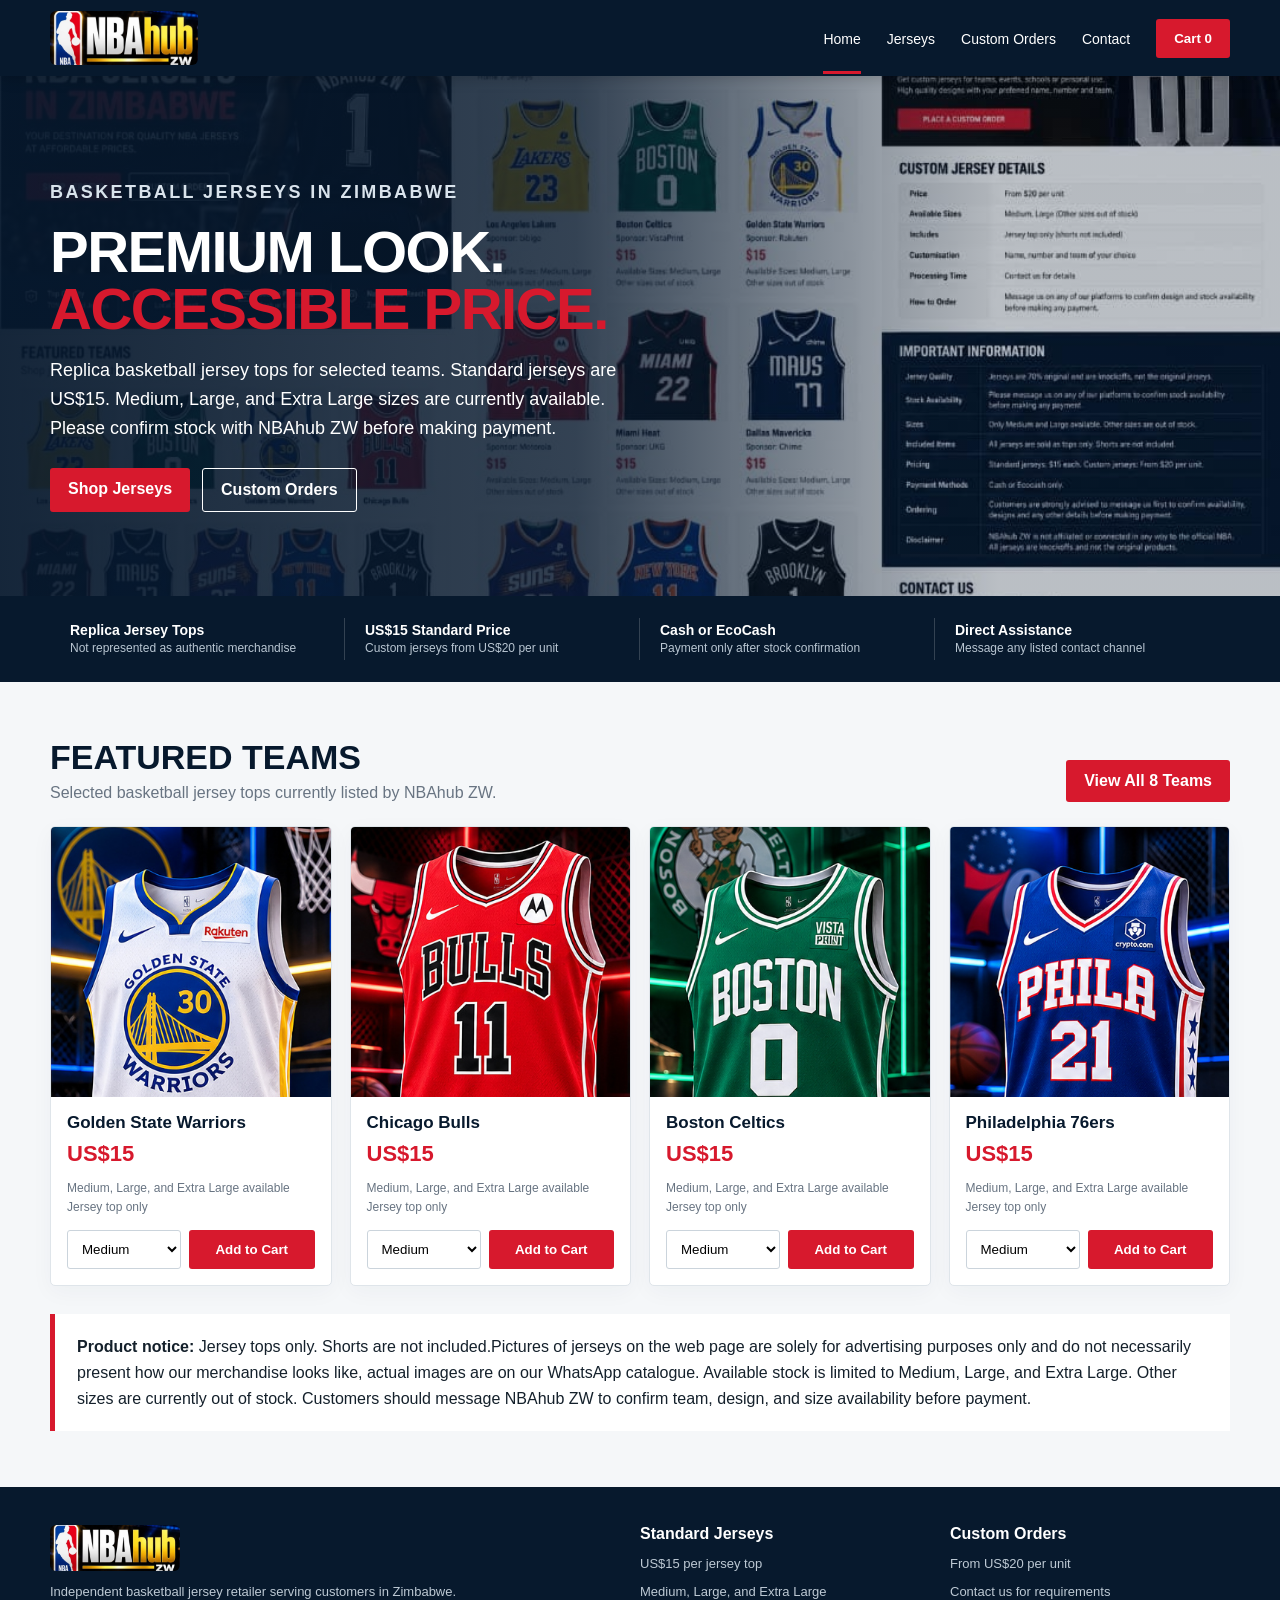
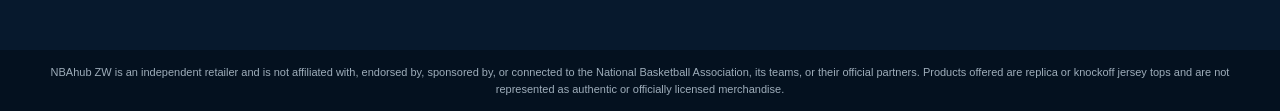
<file: index.html>
<!doctype html>
<html lang="en">
<head>
  <meta charset="utf-8">
  <meta name="viewport" content="width=device-width,initial-scale=1">
  <meta name="description" content="NBAhub ZW basketball jersey catalogue in Zimbabwe.">
  <title>NBAhub ZW | Basketball Jerseys Zimbabwe</title>
  <link rel="stylesheet" href="assets/style.css">
  <script defer src="assets/app.js"></script>

  <!-- Protection Styles: Disables text selection, highlighting, and user drag -->
  <style>
    body, html {
      -webkit-user-select: none; /* Safari / Chrome */
      -moz-user-select: none;    /* Firefox */
      -ms-user-select: none;     /* Internet Explorer/Edge */
      user-select: none;         /* Standard */
      -webkit-touch-callout: none; /* iOS Safari */
    }

    img {
      -webkit-user-drag: none;
      -khtml-user-drag: none;
      -moz-user-drag: none;
      -o-user-drag: none;
      user-drag: none;
      pointer-events: none; /* Prevents image drag and right-click download */
    }

    /* Keep buttons and links clickable and interactive */
    a, button, input, textarea, select {
      pointer-events: auto !important;
    }
  </style>

  <!-- Protection Script: Blocks right-click, shortcuts (F12, Ctrl+U, Ctrl+S, Ctrl+C) -->
  <script>
    // Disable right-click menu
    document.addEventListener('contextmenu', function(e) {
      e.preventDefault();
    }, false);

    // Block keyboard shortcuts for inspecting code or copying
    document.addEventListener('keydown', function(e) {
      // F12 (DevTools)
      if (e.keyCode === 123) {
        e.preventDefault();
      }
      // Ctrl+U / Cmd+U (View Source)
      if ((e.ctrlKey || e.metaKey) && e.keyCode === 85) {
        e.preventDefault();
      }
      // Ctrl+S / Cmd+S (Save Page)
      if ((e.ctrlKey || e.metaKey) && e.keyCode === 83) {
        e.preventDefault();
      }
      // Ctrl+C / Cmd+C (Copy)
      if ((e.ctrlKey || e.metaKey) && e.keyCode === 67) {
        e.preventDefault();
      }
      // Ctrl+Shift+I / Cmd+Option+I (Inspect)
      if ((e.ctrlKey || e.metaKey) && e.shiftKey && e.keyCode === 73) {
        e.preventDefault();
      }
    }, false);
  </script>
</head>

<body oncontextmenu="return false;" onselectstart="return false;" ondragstart="return false;">
  <header>
    <a class="brand" href="index.html"><img src="assets/images/nbahub-logo.jpg" alt="NBAhub ZW"></a>
    <button class="nav-toggle">Menu</button>
    <nav>
      <a class="active" href="index.html">Home</a>
      <a href="jerseys.html">Jerseys</a>
      <a href="custom.html">Custom Orders</a>
      <a href="contact.html">Contact</a>
      <button class="cart-btn" data-open-cart>Cart <span data-cart-count>0</span></button>
    </nav>
  </header>

  <main>
    <section class="hero">
      <div class="hero-inner">
        <div class="hero-copy">
          <p class="eyebrow">BASKETBALL JERSEYS IN ZIMBABWE</p>
          <h1>Premium look.<br><span>Accessible price.</span></h1>
          <p>Replica basketball jersey tops for selected teams. Standard jerseys are US$15. Medium, Large, and Extra Large sizes are currently available. Please confirm stock with NBAhub ZW before making payment.</p>
          <div class="actions">
            <a class="btn primary" href="jerseys.html">Shop Jerseys</a>
            <a class="btn secondary" href="custom.html">Custom Orders</a>
          </div>
        </div>
      </div>
    </section>

    <section class="trustbar">
      <div><strong>Replica Jersey Tops</strong><span>Not represented as authentic merchandise</span></div>
      <div><strong>US$15 Standard Price</strong><span>Custom jerseys from US$20 per unit</span></div>
      <div><strong>Cash or EcoCash</strong><span>Payment only after stock confirmation</span></div>
      <div><strong>Direct Assistance</strong><span>Message any listed contact channel</span></div>
    </section>

    <section class="section">
      <div class="section-head">
        <div>
          <h2>Featured Teams</h2>
          <p>Selected basketball jersey tops currently listed by NBAhub ZW.</p>
        </div>
        <a class="btn primary" href="jerseys.html">View All 8 Teams</a>
      </div>
      <div id="featured" class="grid"></div>
      <div class="notice">
        <strong>Product notice:</strong> Jersey tops only. Shorts are not included.Pictures of jerseys on the web page are solely for advertising purposes only and do not necessarily present how our merchandise looks like, actual images are on our WhatsApp catalogue.

Available stock is limited to Medium, Large, and Extra Large. Other sizes are currently out of stock. Customers should message NBAhub ZW to confirm team, design, and size availability before payment.
      </div>
    </section>
  </main>

  <footer>
    <div>
      <a class="brand compact" href="index.html"><img src="assets/images/nbahub-logo.jpg" alt="NBAhub ZW"></a>
      <p>Independent basketball jersey retailer serving customers in Zimbabwe.</p>
    </div>
    <div>
      <strong>Standard Jerseys</strong>
      <p>US$15 per jersey top</p>
      <p>Medium, Large, and Extra Large</p>
    </div>
    <div>
      <strong>Custom Orders</strong>
      <p>From US$20 per unit</p>
      <p>Contact us for requirements</p>
    </div>
  </footer>

  <div class="legal">
    NBAhub ZW is an independent retailer and is not affiliated with, endorsed by, sponsored by, or connected to the National Basketball Association, its teams, or their official partners. Products offered are replica or knockoff jersey tops and are not represented as authentic or officially licensed merchandise.
  </div>

  <div class="cart" data-cart>
    <div class="cart-panel">
      <div class="cart-head">
        <h2>Your Cart</h2>
        <button data-close-cart>Close</button>
      </div>
      <div data-cart-items></div>
      <div class="cart-total">
        <span>Total</span>
        <strong data-cart-total>US$0</strong>
      </div>
      <p class="fine">This is an order enquiry only. Confirm availability and payment instructions before making any payment.</p>
      <button class="btn primary full" data-checkout>Send Order to WhatsApp</button>
    </div>
  </div>
</body>
</html>
</file>
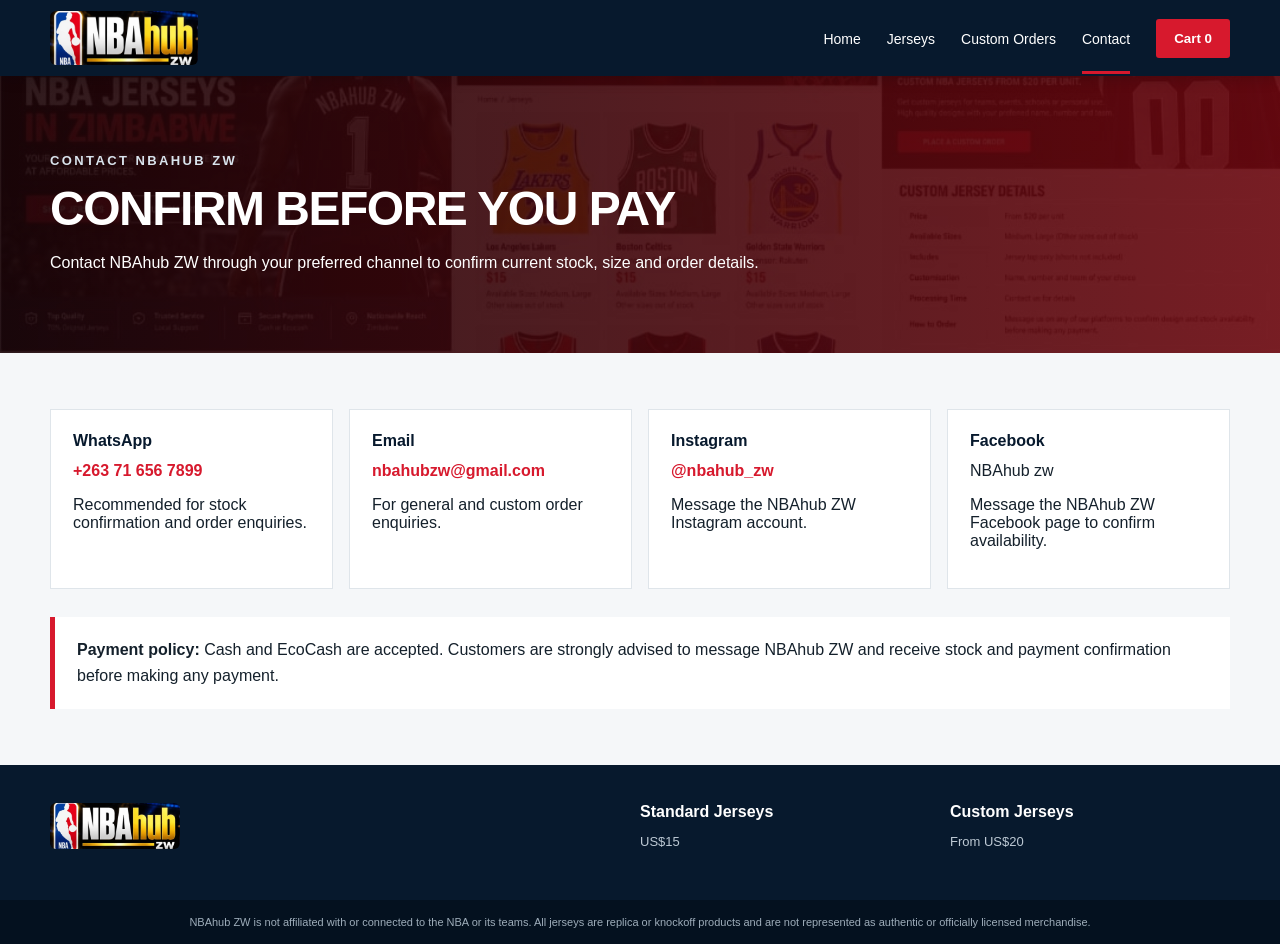
<file: contact.html>
<!doctype html><html lang="en"><head><meta charset="utf-8"><meta name="viewport" content="width=device-width,initial-scale=1"><title>Contact | NBAhub ZW</title><link rel="stylesheet" href="assets/style.css"><script defer src="assets/app.js"></script></head><body><header><a class="brand" href="index.html"><img src="assets/images/nbahub-logo.jpg" alt="NBAhub ZW"></a><button class="nav-toggle">Menu</button><nav><a href="index.html">Home</a><a href="jerseys.html">Jerseys</a><a href="custom.html">Custom Orders</a><a class="active" href="contact.html">Contact</a><button class="cart-btn" data-open-cart>Cart <span data-cart-count>0</span></button></nav></header><main><section class="page-hero"><p class="eyebrow">CONTACT NBAHUB ZW</p><h1>Confirm Before You Pay</h1><p>Contact NBAhub ZW through your preferred channel to confirm current stock, size and order details.</p></section><section class="section"><div class="contact-grid"><div class="contact-card"><strong>WhatsApp</strong><a data-whatsapp-link href="#">+263 71 656 7899</a><p>Recommended for stock confirmation and order enquiries.</p></div><div class="contact-card"><strong>Email</strong><a href="mailto:nbahubzw@gmail.com">nbahubzw@gmail.com</a><p>For general and custom order enquiries.</p></div><div class="contact-card"><strong>Instagram</strong><a href="https://www.instagram.com/nbahub_zw" target="_blank" rel="noopener">@nbahub_zw</a><p>Message the NBAhub ZW Instagram account.</p></div><div class="contact-card"><strong>Facebook</strong><span>NBAhub zw</span><p>Message the NBAhub ZW Facebook page to confirm availability.</p></div></div><div class="notice"><strong>Payment policy:</strong> Cash and EcoCash are accepted. Customers are strongly advised to message NBAhub ZW and receive stock and payment confirmation before making any payment.</div></section></main><footer><div><a class="brand compact" href="index.html"><img src="assets/images/nbahub-logo.jpg" alt="NBAhub ZW"></a></div><div><strong>Standard Jerseys</strong><p>US$15</p></div><div><strong>Custom Jerseys</strong><p>From US$20</p></div></footer><div class="legal">NBAhub ZW is not affiliated with or connected to the NBA or its teams. All jerseys are replica or knockoff products and are not represented as authentic or officially licensed merchandise.</div><div class="cart" data-cart><div class="cart-panel"><div class="cart-head"><h2>Your Cart</h2><button data-close-cart>Close</button></div><div data-cart-items></div><div class="cart-total"><span>Total</span><strong data-cart-total>US$0</strong></div><button class="btn primary full" data-checkout>Send Order to WhatsApp</button></div></div></body></html>
</file>
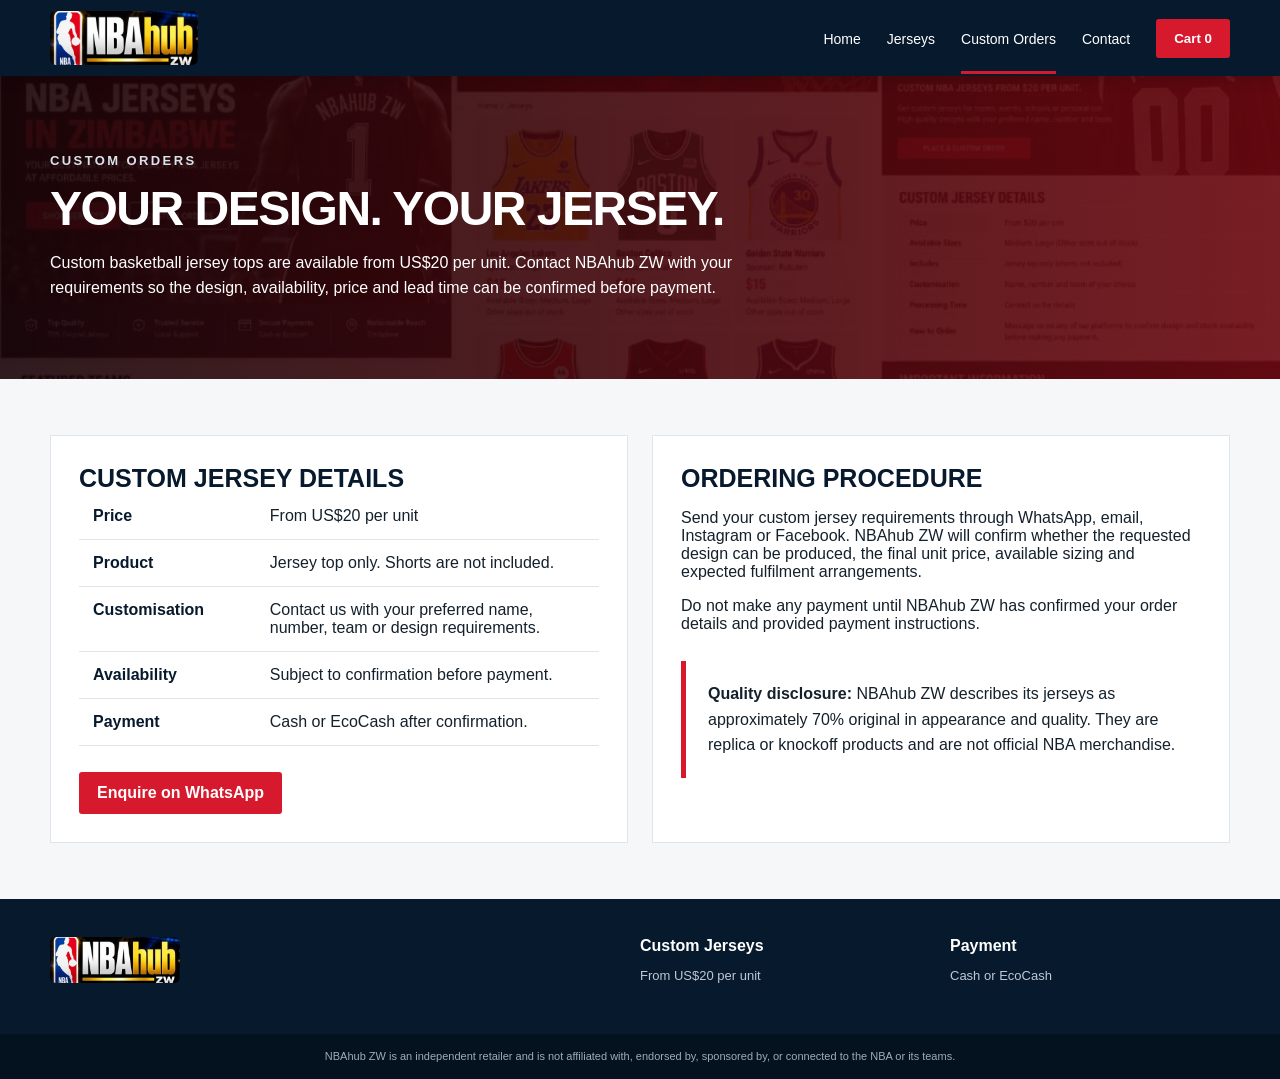
<file: custom.html>
<!doctype html><html lang="en"><head><meta charset="utf-8"><meta name="viewport" content="width=device-width,initial-scale=1"><title>Custom Orders | NBAhub ZW</title><link rel="stylesheet" href="assets/style.css"><script defer src="assets/app.js"></script></head><body><header><a class="brand" href="index.html"><img src="assets/images/nbahub-logo.jpg" alt="NBAhub ZW"></a><button class="nav-toggle">Menu</button><nav><a href="index.html">Home</a><a href="jerseys.html">Jerseys</a><a class="active" href="custom.html">Custom Orders</a><a href="contact.html">Contact</a><button class="cart-btn" data-open-cart>Cart <span data-cart-count>0</span></button></nav></header><main><section class="page-hero"><p class="eyebrow">CUSTOM ORDERS</p><h1>Your Design. Your Jersey.</h1><p>Custom basketball jersey tops are available from US$20 per unit. Contact NBAhub ZW with your requirements so the design, availability, price and lead time can be confirmed before payment.</p></section><section class="section"><div class="info-grid"><div class="panel"><h2>Custom Jersey Details</h2><table class="details"><tr><td>Price</td><td>From US$20 per unit</td></tr><tr><td>Product</td><td>Jersey top only. Shorts are not included.</td></tr><tr><td>Customisation</td><td>Contact us with your preferred name, number, team or design requirements.</td></tr><tr><td>Availability</td><td>Subject to confirmation before payment.</td></tr><tr><td>Payment</td><td>Cash or EcoCash after confirmation.</td></tr></table><div class="actions"><a class="btn primary" id="customWhatsApp" href="#">Enquire on WhatsApp</a></div></div><div class="panel"><h2>Ordering Procedure</h2><p>Send your custom jersey requirements through WhatsApp, email, Instagram or Facebook. NBAhub ZW will confirm whether the requested design can be produced, the final unit price, available sizing and expected fulfilment arrangements.</p><p>Do not make any payment until NBAhub ZW has confirmed your order details and provided payment instructions.</p><div class="notice"><strong>Quality disclosure:</strong> NBAhub ZW describes its jerseys as approximately 70% original in appearance and quality. They are replica or knockoff products and are not official NBA merchandise.</div></div></div></section></main><footer><div><a class="brand compact" href="index.html"><img src="assets/images/nbahub-logo.jpg" alt="NBAhub ZW"></a></div><div><strong>Custom Jerseys</strong><p>From US$20 per unit</p></div><div><strong>Payment</strong><p>Cash or EcoCash</p></div></footer><div class="legal">NBAhub ZW is an independent retailer and is not affiliated with, endorsed by, sponsored by, or connected to the NBA or its teams.</div><div class="cart" data-cart><div class="cart-panel"><div class="cart-head"><h2>Your Cart</h2><button data-close-cart>Close</button></div><div data-cart-items></div><div class="cart-total"><span>Total</span><strong data-cart-total>US$0</strong></div><button class="btn primary full" data-checkout>Send Order to WhatsApp</button></div></div></body></html>
</file>
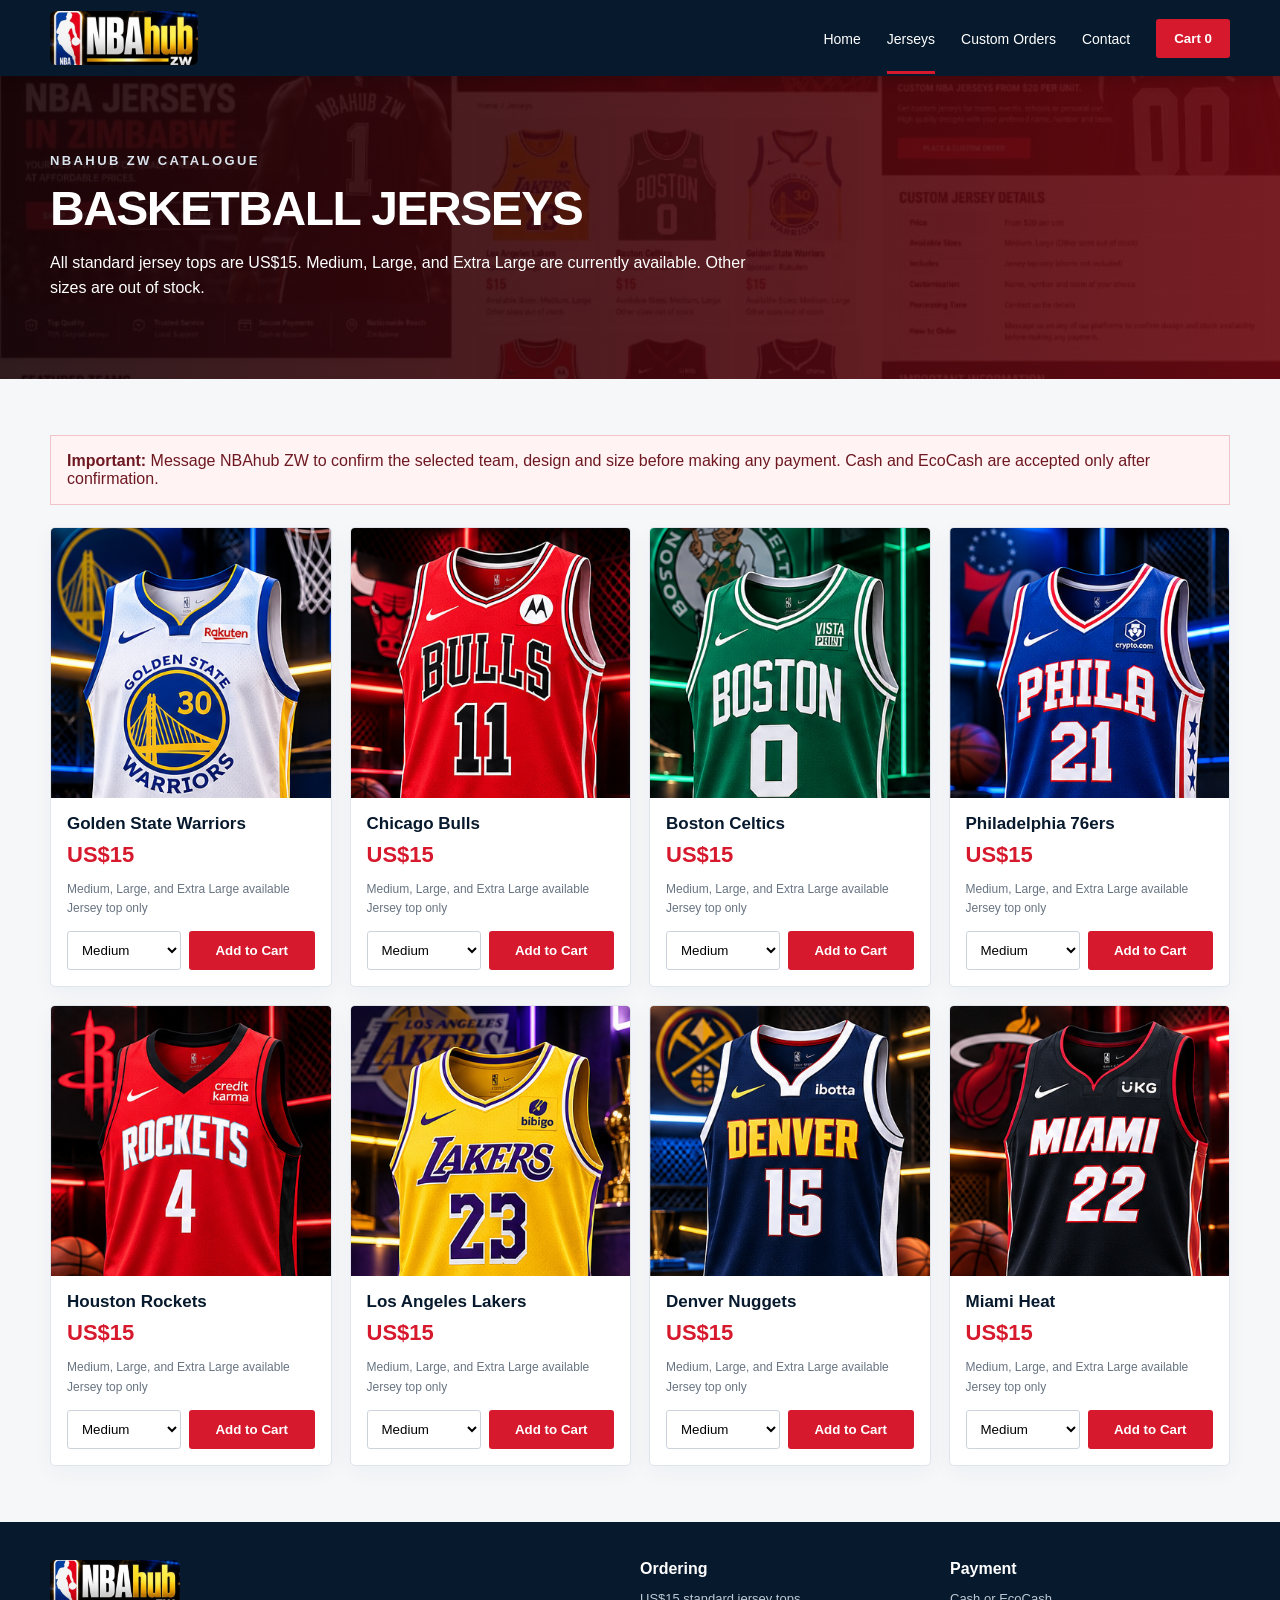
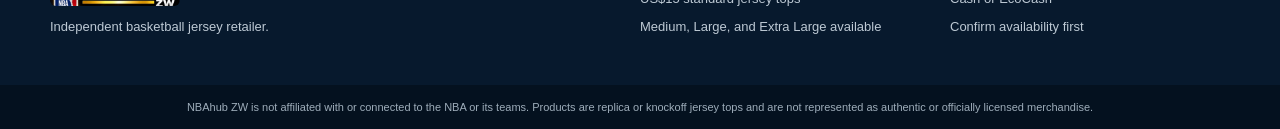
<file: jerseys.html>
<!doctype html>
<html lang="en">
<head>
  <meta charset="utf-8">
  <meta name="viewport" content="width=device-width,initial-scale=1">
  <title>Jerseys | NBAhub ZW</title>
  <link rel="stylesheet" href="assets/style.css">
  <script defer src="assets/app.js"></script>
</head>
<body>
  <header>
    <a class="brand" href="index.html"><img src="assets/images/nbahub-logo.jpg" alt="NBAhub ZW"></a>
    <button class="nav-toggle">Menu</button>
    <nav>
      <a href="index.html">Home</a>
      <a class="active" href="jerseys.html">Jerseys</a>
      <a href="custom.html">Custom Orders</a>
      <a href="contact.html">Contact</a>
      <button class="cart-btn" data-open-cart>Cart <span data-cart-count>0</span></button>
    </nav>
  </header>
  <main>
    <section class="page-hero">
      <p class="eyebrow">NBAHUB ZW CATALOGUE</p>
      <h1>Basketball Jerseys</h1>
      <p>All standard jersey tops are US$15. Medium, Large, and Extra Large are currently available. Other sizes are out of stock.</p>
    </section>
    <section class="section">
      <div class="stock-banner"><strong>Important:</strong> Message NBAhub ZW to confirm the selected team, design and size before making any payment. Cash and EcoCash are accepted only after confirmation.</div>
      <div id="catalogue" class="grid"></div>
    </section>
  </main>
  <footer>
    <div>
      <a class="brand compact" href="index.html"><img src="assets/images/nbahub-logo.jpg" alt="NBAhub ZW"></a>
      <p>Independent basketball jersey retailer.</p>
    </div>
    <div>
      <strong>Ordering</strong>
      <p>US$15 standard jersey tops</p>
      <p>Medium, Large, and Extra Large available</p>
    </div>
    <div>
      <strong>Payment</strong>
      <p>Cash or EcoCash</p>
      <p>Confirm availability first</p>
    </div>
  </footer>
  <div class="legal">NBAhub ZW is not affiliated with or connected to the NBA or its teams. Products are replica or knockoff jersey tops and are not represented as authentic or officially licensed merchandise.</div>
  <div class="cart" data-cart>
    <div class="cart-panel">
      <div class="cart-head">
        <h2>Your Cart</h2>
        <button data-close-cart>Close</button>
      </div>
      <div data-cart-items></div>
      <div class="cart-total"><span>Total</span><strong data-cart-total>US$0</strong></div>
      <p class="fine">Confirm stock before making any payment.</p>
      <button class="btn primary full" data-checkout>Send Order to WhatsApp</button>
    </div>
  </div>
</body>
</html>
</file>
<file: assets/style.css>
:root{--navy:#07192d;--navy2:#0b2846;--red:#d7192d;--white:#fff;--ink:#14202b;--muted:#687482;--line:#dfe5ea;--bg:#f5f7f9}*{box-sizing:border-box}html{scroll-behavior:smooth}body{margin:0;font-family:Arial,Helvetica,sans-serif;color:var(--ink);background:var(--bg)}a{text-decoration:none;color:inherit}header{height:76px;background:var(--navy);color:#fff;display:flex;align-items:center;padding:0 max(24px,calc((100% - 1180px)/2));gap:30px;position:sticky;top:0;z-index:20;box-shadow:0 2px 14px #0003}.brand{display:flex;align-items:center;gap:10px;font-weight:800;letter-spacing:.2px}.brand img{width:148px;height:54px;object-fit:cover;object-position:center;border-radius:6px}.brand.compact img{width:130px;height:46px}nav{margin-left:auto;display:flex;align-items:center;gap:26px;font-size:14px}nav a{padding:28px 0 24px;border-bottom:3px solid transparent}nav a:hover,nav a.active{border-color:var(--red)}.nav-toggle{display:none}.cart-btn,.btn,.buy-row button{border:0;background:var(--red);color:#fff;font-weight:700;padding:12px 18px;border-radius:3px;cursor:pointer}.hero{min-height:520px;background:linear-gradient(90deg,#06182deF 0%,#06182dcf 45%,#06182d42 78%),url('images/layout-reference.jpg') center/cover;display:flex;align-items:center;color:#fff}.hero-inner{width:min(1180px,calc(100% - 48px));margin:auto}.hero-copy{max-width:640px}.eyebrow{font-size:13px;letter-spacing:2.4px;font-weight:800;color:#d9e3ec}.hero h1,.page-hero h1{font-size:58px;line-height:.98;margin:10px 0 18px;text-transform:uppercase;letter-spacing:-1.5px}.hero h1 span{color:var(--red)}.hero p{font-size:18px;line-height:1.6;max-width:590px}.actions{display:flex;gap:12px;margin-top:26px}.btn.secondary{background:transparent;border:1px solid #fff}.trustbar{background:var(--navy);color:#fff;display:grid;grid-template-columns:repeat(4,1fr);padding:22px max(24px,calc((100% - 1180px)/2));gap:0}.trustbar div{padding:4px 20px;border-right:1px solid #ffffff2e}.trustbar div:last-child{border:0}.trustbar strong{display:block;font-size:14px}.trustbar span{font-size:12px;color:#b9c6d2}.section{width:min(1180px,calc(100% - 48px));margin:0 auto;padding:56px 0}.section-head{display:flex;align-items:end;justify-content:space-between;margin-bottom:24px}.section h2{font-size:34px;margin:0;text-transform:uppercase;color:var(--navy)}.section-head p{margin:7px 0 0;color:var(--muted)}.grid{display:grid;grid-template-columns:repeat(4,1fr);gap:18px}.product{background:#fff;border:1px solid var(--line);border-radius:5px;overflow:hidden;box-shadow:0 6px 22px #0b28460a}.product-visual{height:270px;background:#fff;display:flex;align-items:center;justify-content:center;overflow:hidden}.jersey-photo{width:100%;height:100%;object-fit:cover;object-position:center top;transform:scale(1.02)}.product-body{padding:16px}.product h3{margin:0 0 8px;font-size:17px;color:var(--navy)}.price{color:var(--red);font-size:22px;font-weight:900;margin:6px 0}.availability{font-size:12px;line-height:1.6;color:var(--muted)}.buy-row{display:grid;grid-template-columns:1fr 1.1fr;gap:8px;margin-top:13px}.buy-row select{border:1px solid #cbd4dc;padding:10px;border-radius:3px;background:#fff}.jersey-art{width:72%;height:88%;clip-path:polygon(23% 0,38% 7%,62% 7%,77% 0,100% 22%,85% 36%,83% 100%,17% 100%,15% 36%,0 22%);background:linear-gradient(90deg,var(--c2) 0 8%,var(--c1) 8% 92%,var(--c2) 92%);display:flex;flex-direction:column;align-items:center;justify-content:center;color:#fff;text-shadow:0 2px 3px #0007;border:1px solid #0001}.jersey-art span{font-weight:900;font-size:25px}.jersey-art strong{font-size:50px}.jersey-art small{font-size:8px;margin-top:22px;letter-spacing:.5px}.notice{background:#fff;border-left:5px solid var(--red);padding:20px 22px;margin-top:28px;line-height:1.6}.page-hero{background:linear-gradient(90deg,#1b0508e8,#6b080fe8),url('images/layout-reference.jpg') center 25%/cover;color:#fff;padding:62px max(24px,calc((100% - 1180px)/2))}.page-hero h1{font-size:48px}.page-hero p{max-width:720px;line-height:1.6}.info-grid{display:grid;grid-template-columns:1fr 1fr;gap:24px}.panel{background:#fff;border:1px solid var(--line);padding:28px}.panel h2{font-size:25px}.details{width:100%;border-collapse:collapse}.details td{padding:14px;border-bottom:1px solid var(--line);vertical-align:top}.details td:first-child{font-weight:700;width:34%;color:var(--navy)}.contact-grid{display:grid;grid-template-columns:repeat(4,1fr);gap:16px}.contact-card{background:#fff;border:1px solid var(--line);padding:22px;min-height:145px}.contact-card strong{display:block;color:var(--navy);margin-bottom:12px}.contact-card a{color:var(--red);font-weight:700;word-break:break-word}footer{background:var(--navy);color:#fff;padding:38px max(24px,calc((100% - 1180px)/2));display:grid;grid-template-columns:2fr 1fr 1fr;gap:30px}footer p{font-size:13px;color:#bdc9d4}.legal{background:#04111f;color:#9eadba;text-align:center;padding:14px 24px;font-size:11px;line-height:1.5}.stock-banner{background:#fff3f4;border:1px solid #f0c4ca;color:#6e1821;padding:16px;margin-bottom:22px}.cart{position:fixed;inset:0;background:#0008;z-index:50;display:none;justify-content:flex-end}.cart.open{display:flex}.cart-panel{width:min(430px,100%);height:100%;background:#fff;padding:24px;overflow:auto}.cart-head{display:flex;justify-content:space-between;align-items:center;border-bottom:1px solid var(--line)}.cart-head button,.cart-item button{border:0;background:none;color:var(--red);cursor:pointer}.cart-item{display:flex;justify-content:space-between;gap:14px;padding:16px 0;border-bottom:1px solid var(--line)}.cart-item p{font-size:12px;color:var(--muted)}.cart-total{display:flex;justify-content:space-between;font-size:20px;padding:22px 0}.full{width:100%}.fine{font-size:12px;color:var(--muted)}.empty{padding:30px 0;color:var(--muted)}
@media(max-width:900px){.grid{grid-template-columns:repeat(2,1fr)}.contact-grid{grid-template-columns:repeat(2,1fr)}.trustbar{grid-template-columns:repeat(2,1fr);row-gap:18px}.hero h1{font-size:46px}.info-grid{grid-template-columns:1fr}nav{display:none;position:absolute;top:76px;left:0;right:0;background:var(--navy);padding:18px 24px;flex-direction:column;align-items:stretch}nav.open{display:flex}nav a{padding:10px 0}.nav-toggle{display:block;margin-left:auto;background:none;border:1px solid #fff;color:#fff;padding:8px 12px}.brand img{width:128px;height:48px}}
@media(max-width:560px){.grid,.contact-grid{grid-template-columns:1fr}.hero{min-height:560px}.hero h1,.page-hero h1{font-size:38px}.hero-inner,.section{width:min(100% - 30px,1180px)}.trustbar{grid-template-columns:1fr 1fr;padding:20px 8px}.trustbar div{padding:6px 10px}.product-visual{height:330px}footer{grid-template-columns:1fr}.actions{flex-direction:column}.btn{text-align:center}}
</file>
